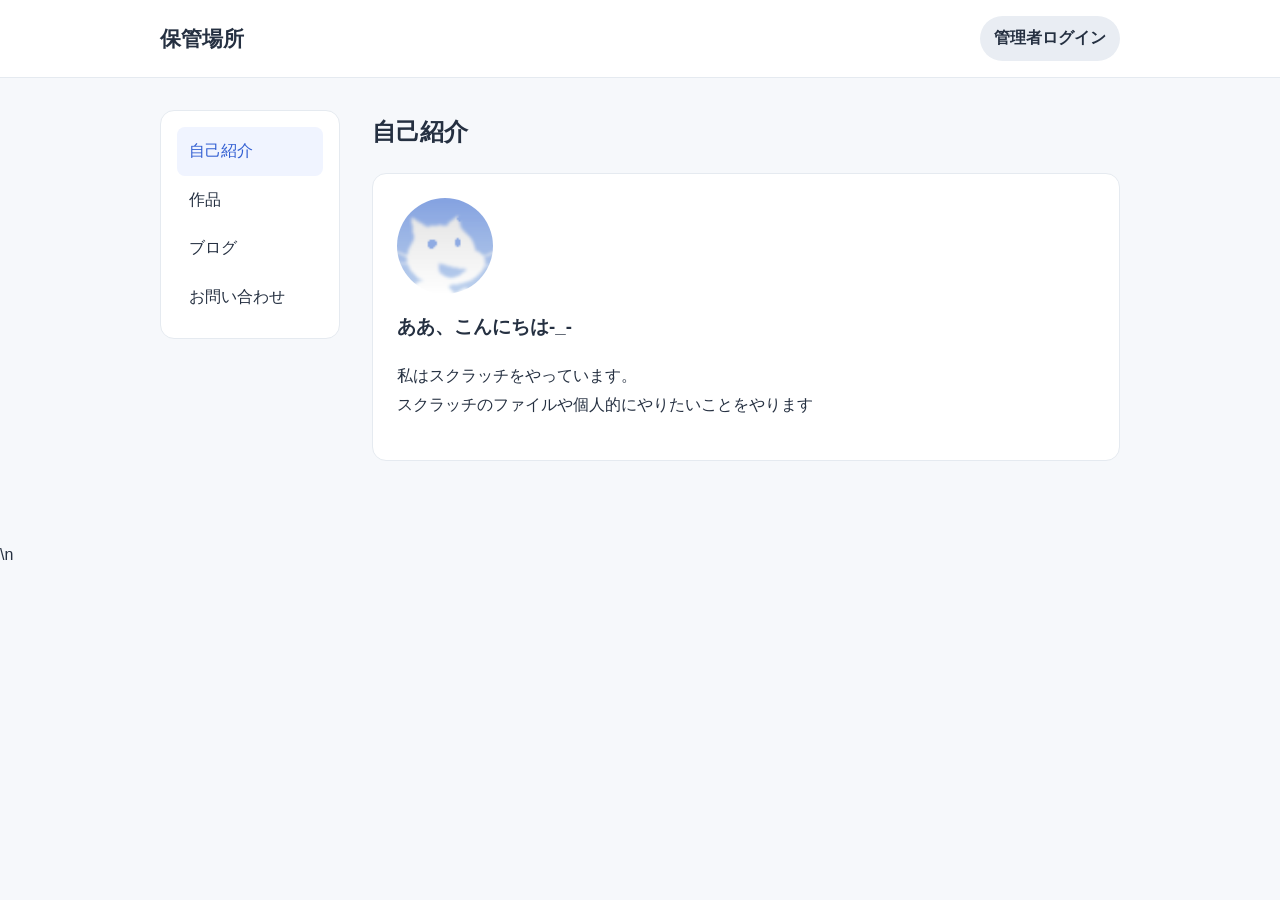
<file: tahi-mirusen.github.io-main/index.html>
<!DOCTYPE html>
<html lang="ja">
<head>
  <meta charset="UTF-8">
  <meta name="viewport" content="width=device-width, initial-scale=1">
  <meta name="robots" content="noindex, nofollow">
  <title>マイサイト</title>

  <style>
    :root {
      font-family: sans-serif;
      color: #253041;
      background: #f6f8fb;
      line-height: 1.8;
    }

    * {
      box-sizing: border-box;
    }

    body {
      margin: 0;
    }

    header {
      background: #fff;
      border-bottom: 1px solid #e5eaf0;
    }

    .wrap {
      width: min(960px, calc(100% - 32px));
      margin: auto;
    }

    .header-inner {
      display: flex;
      align-items: center;
      justify-content: space-between;
      gap: 16px;
      padding: 16px 0;
    }

    h1, h2, h3, p {
      margin-top: 0;
    }

    h1 {
      margin-bottom: 0;
      font-size: 1.3rem;
    }

    main {
      padding: 32px 0 64px;
    }

    .card {
      padding: 24px;
      margin-bottom: 16px;
      background: #fff;
      border: 1px solid #e5eaf0;
      border-radius: 14px;
    }

    .grid {
      display: grid;
      grid-template-columns: repeat(
        auto-fit,
        minmax(min(240px, 100%), 1fr)
      );
      gap: 16px;
    }

    .grid .card {
      margin-bottom: 0;
    }

    .multiline {
      white-space: pre-wrap;
      overflow-wrap: anywhere;
    }

    .profile-icon {
      display: block;
      width: 96px;
      height: 96px;
      margin-bottom: 16px;
      border-radius: 50%;
      object-fit: cover;
    }

    a {
      color: #315ed2;
      overflow-wrap: anywhere;
    }
    .admin-link {
      display:inline-flex; align-items:center; padding:8px 14px;
      border-radius:999px; background:#e9edf3; color:#253041;
      text-decoration:none; font-weight:600;
    }
    .admin-link:hover { background:#dce4f0; }

    button, input, textarea, select {
      font: inherit;
    }

    button {
      cursor: pointer;
      padding: 8px 14px;
      color: #fff;
      background: #315ed2;
      border: 0;
      border-radius: 8px;
    }

    button.secondary {
      color: #253041;
      background: #e9edf3;
    }

    button.danger {
      color: #a32f3b;
      background: #fcebed;
    }

    button:disabled {
      cursor: not-allowed;
      opacity: 0.55;
    }

    label {
      display: block;
      margin-bottom: 14px;
      font-weight: 500;
    }

    input, textarea, select {
      display: block;
      width: 100%;
      margin-top: 5px;
      padding: 9px 11px;
      color: #253041;
      background: #fff;
      border: 1px solid #cdd6e1;
      border-radius: 8px;
    }

    textarea {
      min-height: 110px;
      resize: vertical;
    }

    .actions {
      display: flex;
      flex-wrap: wrap;
      gap: 10px;
      align-items: center;
    }

    .hint {
      color: #627086;
      font-size: 0.9rem;
    }

    .status {
      min-height: 1.8em;
      color: #315ed2;
    }

    .editor-item {
      padding: 18px;
      margin-bottom: 16px;
      border: 1px solid #dce3ec;
      border-radius: 10px;
    }

    .filter-controls {
      display: grid;
      grid-template-columns: repeat(
        auto-fit,
        minmax(min(220px, 100%), 1fr)
      );
      gap: 12px;
      margin-bottom: 16px;
    }

    [hidden] {
      display: none !important;
    }

    #public-view {
      display: grid;
      grid-template-columns: 180px minmax(0, 1fr);
      gap: 32px;
      align-items: start;
    }

    .site-nav {
      position: sticky;
      top: 24px;
      padding: 16px;
      background: #fff;
      border: 1px solid #e5eaf0;
      border-radius: 14px;
    }

    .site-nav a {
      display: block;
      padding: 10px 12px;
      color: #253041;
      text-decoration: none;
      border-radius: 8px;
    }

    .site-nav a[aria-current="page"] {
      color: #315ed2;
      background: #f0f4ff;
    }

    .public-content {
      min-width: 0;
    }

    #preview-frame {
      display: block;
      width: 100%;
      max-width: 100%;
      height: 650px;
      margin: 16px auto 0;
      background: #fff;
      border: 1px solid #cdd6e1;
      border-radius: 8px;
    }

    #preview-frame.mobile {
      width: 375px;
    }

    @media (max-width: 640px) {
      #public-view {
        grid-template-columns: 1fr;
        gap: 24px;
      }

      .site-nav {
        position: static;
        display: flex;
        flex-wrap: wrap;
        gap: 4px;
      }
    }
  </style>
</head>

<body>
  <header>
    <div class="wrap header-inner">
      <h1 id="site-name">マイサイト</h1>
      <a class="admin-link" href="./admin/">管理者ログイン</a>
    </div>
  </header>

  <main class="wrap">
    <div id="public-view">
      <nav class="site-nav" aria-label="サイトメニュー">
        <a href="#about">自己紹介</a>
        <a href="#works-section">作品</a>
        <a href="#blog-section">ブログ</a>
        <a href="#contact-section">お問い合わせ</a>
      </nav>

      <div class="public-content">
        <section id="about">
          <h2>自己紹介</h2>
          <div class="card">
            <img id="profile-icon" class="profile-icon" alt="" hidden>
            <h3 id="profile-name" hidden></h3>
            <p id="profile" class="multiline"></p>
          </div>
        </section>

        <section id="works-section" hidden>
          <h2>作品</h2>
          <div class="filter-controls">
            <label>
              キーワード検索
              <input id="work-search" type="search">
            </label>
            <label>
              カテゴリ
              <select id="work-category"></select>
            </label>
          </div>
          <div id="works" class="grid"></div>
          <p id="works-empty" class="hint" hidden>
            該当する作品はありません。
          </p>
        </section>

        <section id="blog-section" hidden>
          <h2>ブログ</h2>
          <div class="filter-controls">
            <label>
              キーワード検索
              <input id="post-search" type="search">
            </label>
            <label>
              カテゴリ
              <select id="post-category"></select>
            </label>
          </div>
          <div id="posts"></div>
          <p id="posts-empty" class="hint" hidden>
            該当する記事はありません。
          </p>
        </section>

        <section id="contact-section" hidden>
          <h2>お問い合わせ</h2>
          <div id="contact" class="card"></div>
        </section>
      </div>
    </div>

    <div id="admin-view" hidden>
      <div class="actions">
        <h2>管理画面</h2>
        <button id="close-admin" class="secondary" type="button">
          サイトに戻る
        </button>
      </div>

      <div class="card">
        <h3>GitHubに接続</h3>
        <p class="hint">
          トークンは接続中のみ使用し、サイトのデータや下書きには保存しません。
        </p>

        <label>
          ユーザー名
          <input id="owner" autocomplete="off">
        </label>

        <label>
          リポジトリ名
          <input id="repo" autocomplete="off">
        </label>

        <label>
          公開に使うブランチ
          <input id="branch" value="main" autocomplete="off">
        </label>

        <label>
          GitHubのアクセストークン
          <input id="token" type="password" autocomplete="off">
        </label>

        <button id="connect" type="button">接続する</button>
      </div>

      <div id="editor" hidden>
        <div class="card">
          <h3>基本情報</h3>

          <label>
            サイト名
            <input id="edit-name">
          </label>

          <label>
            自己紹介に表示する名前
            <input id="edit-profile-name">
          </label>

          <label>
            アイコン画像のURLまたはパス
            <input id="edit-profile-icon" placeholder="例：images/icon.png">
          </label>

          <label>
            アイコン画像を選択
            <input
              id="profile-icon-file"
              type="file"
              accept="image/png,image/jpeg,image/gif,image/webp"
            >
          </label>

          <button id="upload-profile-icon" type="button">
            アイコン画像をアップロード
          </button>

          <p class="hint">
            PNG・JPEG・GIF・WebP形式、5MBまで。
          </p>

          <label>
            自己紹介
            <textarea id="edit-profile"></textarea>
          </label>
        </div>

        <div class="card">
          <h3>作品</h3>
          <div id="work-editor"></div>
          <button id="add-work" class="secondary" type="button">
            作品を追加
          </button>
        </div>

        <div class="card">
          <h3>ブログ</h3>
          <div id="post-editor"></div>
          <button id="add-post" class="secondary" type="button">
            記事を追加
          </button>
        </div>

        <div class="card">
          <h3>お問い合わせ先</h3>

          <label>
            メールアドレス
            <input id="edit-email" type="email">
          </label>

          <label>
            SNSの名前
            <input id="edit-social-name" placeholder="例：Instagram">
          </label>

          <label>
            SNSのURL
            <input id="edit-social-url" type="url" placeholder="https://">
          </label>
        </div>

        <div class="card">
          <h3>公開前のプレビュー</h3>
          <p class="hint">
            表示を確認できます。プレビュー内のメニューや検索は操作できません。
          </p>

          <label>
            表示するページ
            <select id="preview-section">
              <option value="about">自己紹介</option>
              <option value="works-section">作品</option>
              <option value="blog-section">ブログ</option>
              <option value="contact-section">お問い合わせ</option>
            </select>
          </label>

          <div class="actions">
            <button id="preview-desktop" class="secondary" type="button">
              パソコン表示
            </button>
            <button id="preview-mobile" class="secondary" type="button">
              スマホ表示
            </button>
            <button id="refresh-preview" class="secondary" type="button">
              プレビューを更新
            </button>
          </div>

          <iframe
            id="preview-frame"
            title="公開前のプレビュー"
            sandbox
          ></iframe>
        </div>

        <div class="card">
          <h3>バックアップと復元</h3>
          <p class="hint">
            文章や設定をJSONファイルに保存します。
            アップロード済みの作品ファイルや画像ファイル自体は含まれません。
          </p>

          <button id="export-backup" class="secondary" type="button">
            バックアップを保存
          </button>

          <label>
            バックアップファイルを選択
            <input id="backup-file" type="file" accept=".json,application/json">
          </label>

          <button id="import-backup" class="secondary" type="button">
            バックアップを読み込む
          </button>
        </div>

        <div class="card">
          <h3>保存と公開</h3>
          <p class="hint">
            編集内容はこのブラウザーに下書きとして保存されます。
            サイトへの公開には、下のボタンを押してください。
          </p>

          <div class="actions">
            <button id="save" type="button">変更を保存して公開</button>
            <button id="discard-draft" class="danger" type="button">
              下書きを破棄
            </button>
          </div>

          <p id="draft-status" class="hint" role="status"></p>
        </div>
      </div>

      <p id="status" class="status" role="status"></p>
    </div>
  </main>


  <script src="./analytics-config.js"></script>\n  <script>
    const $ = (id) => document.getElementById(id);
    const initialData = {
      siteName: "マイサイト", profile: "", profileName: "", profileIcon: "",
      works: [], posts: [], contact: { email: "", socialName: "", socialUrl: "" }
    };
    let data = initialData;

    function safeUrl(value) {
      try {
        const url = new URL(value, location.href);
        return ["https:", "http:"].includes(url.protocol) ? url.href : null;
      } catch { return null; }
    }
    function node(tag, text, cls) {
      const el = document.createElement(tag);
      if (text !== undefined) el.textContent = String(text);
      if (cls) el.className = cls;
      return el;
    }
    function link(parent, href, text) {
      const url = safeUrl(href);
      if (!url) return;
      const a = node("a", text); a.href = url; a.target = "_blank";
      a.rel = "noopener noreferrer"; parent.append(a);
    }
    function categories(select, items) {
      const values = [...new Set(items.map(x => String(x.category || "").trim()).filter(Boolean))].sort();
      select.replaceChildren();
      const all = node("option", "すべて"); all.value = ""; select.append(all);
      values.forEach(v => { const o=node("option",v); o.value=v; select.append(o); });
    }
    function matches(item, q, cat, keys) {
      if (cat && String(item.category || "") !== cat) return false;
      return keys.map(k => String(item[k] || "")).join(" ").toLowerCase().includes(q.trim().toLowerCase());
    }
    function render() {
      document.title = data.siteName || "マイサイト";
      $("site-name").textContent = data.siteName || "マイサイト";
      $("profile").textContent = data.profile || "";
      $("profile-name").textContent = data.profileName || "";
      $("profile-name").hidden = !data.profileName;
      const icon = safeUrl(data.profileIcon || "");
      if (icon) { $("profile-icon").src=icon; $("profile-icon").hidden=false; }
      else { $("profile-icon").hidden=true; $("profile-icon").removeAttribute("src"); }

      const works = Array.isArray(data.works) ? data.works : [];
      const posts = Array.isArray(data.posts) ? data.posts : [];
      $("works-section").hidden = !works.length;
      $("blog-section").hidden = !posts.length;
      categories($("work-category"), works); categories($("post-category"), posts);

      function drawWorks() {
        const box=$("works"); box.replaceChildren();
        const items=works.filter(x=>matches(x,$("work-search").value,$("work-category").value,["title","description","category"]));
        items.forEach(w=>{
          const card=node("article",undefined,"card"); card.append(node("h3",w.title||"無題"));
          if(w.category) card.append(node("p",w.category,"hint"));
          card.append(node("p",w.description||"","multiline")); link(card,w.file,"ファイルを開く・ダウンロード"); box.append(card);
        });
        $("works-empty").hidden=items.length>0;
      }
      function drawPosts() {
        const box=$("posts"); box.replaceChildren();
        const items=posts.filter(x=>matches(x,$("post-search").value,$("post-category").value,["title","body","category"]));
        items.forEach(p=>{
          const card=node("article",undefined,"card"); card.append(node("h3",p.title||"無題"));
          if(p.date) card.append(node("p",p.date,"hint"));
          if(p.category) card.append(node("p",p.category,"hint"));
          card.append(node("p",p.body||"","multiline")); box.append(card);
        });
        $("posts-empty").hidden=items.length>0;
      }
      drawWorks(); drawPosts();

      const contact=$("contact"); contact.replaceChildren();
      const email=String(data.contact?.email||"").trim();
      if(email && /^[^\s@]+@[^\s@]+\.[^\s@]+$/.test(email)) {
        const p=node("p"); const a=node("a",email); a.href="mailto:"+email; p.append("メール：",a); contact.append(p);
      }
      if(data.contact?.socialUrl) { const p=node("p"); link(p,data.contact.socialUrl,data.contact.socialName||"SNSを開く"); contact.append(p); }
      if(!contact.hasChildNodes()) contact.append(node("p","お問い合わせ先はまだ登録されていません。"));
    }
    function showSection(id) {
      const ids=["about","works-section","blog-section","contact-section"];
      const selected=ids.includes(id)?id:"about";
      ids.forEach(x=>$(x).hidden=x!==selected);
      document.querySelectorAll(".site-nav a").forEach(a=>{
        if(a.getAttribute("href")==="#"+selected) a.setAttribute("aria-current","page");
        else a.removeAttribute("aria-current");
      });
    }
    $("work-search").addEventListener("input",render);
    $("work-category").addEventListener("change",render);
    $("post-search").addEventListener("input",render);
    $("post-category").addEventListener("change",render);
    window.addEventListener("hashchange",()=>showSection(location.hash.slice(1)));
    async function load() {
      try {
        const r=await fetch("./site-data.json",{cache:"no-store"});
        if(r.ok) {
          const v=await r.json();
          data={...initialData,...v,contact:{...initialData.contact,...(v.contact||{})}};
        }
      } catch(e) { console.warn("サイトデータを読み込めませんでした",e); }
      render(); showSection(location.hash.slice(1));
      // Optional privacy-friendly aggregate counter. No cookies or personal identifiers.
      const api=window.SITE_ANALYTICS_ENDPOINT;
      if(api) fetch(api.replace(/\/$/,"")+"/api/analytics/event",{method:"POST",headers:{"Content-Type":"application/json"},body:JSON.stringify({path:location.pathname}),keepalive:true}).catch(()=>{});
    }
    load();
  </script>
</body>
</html>
</file>
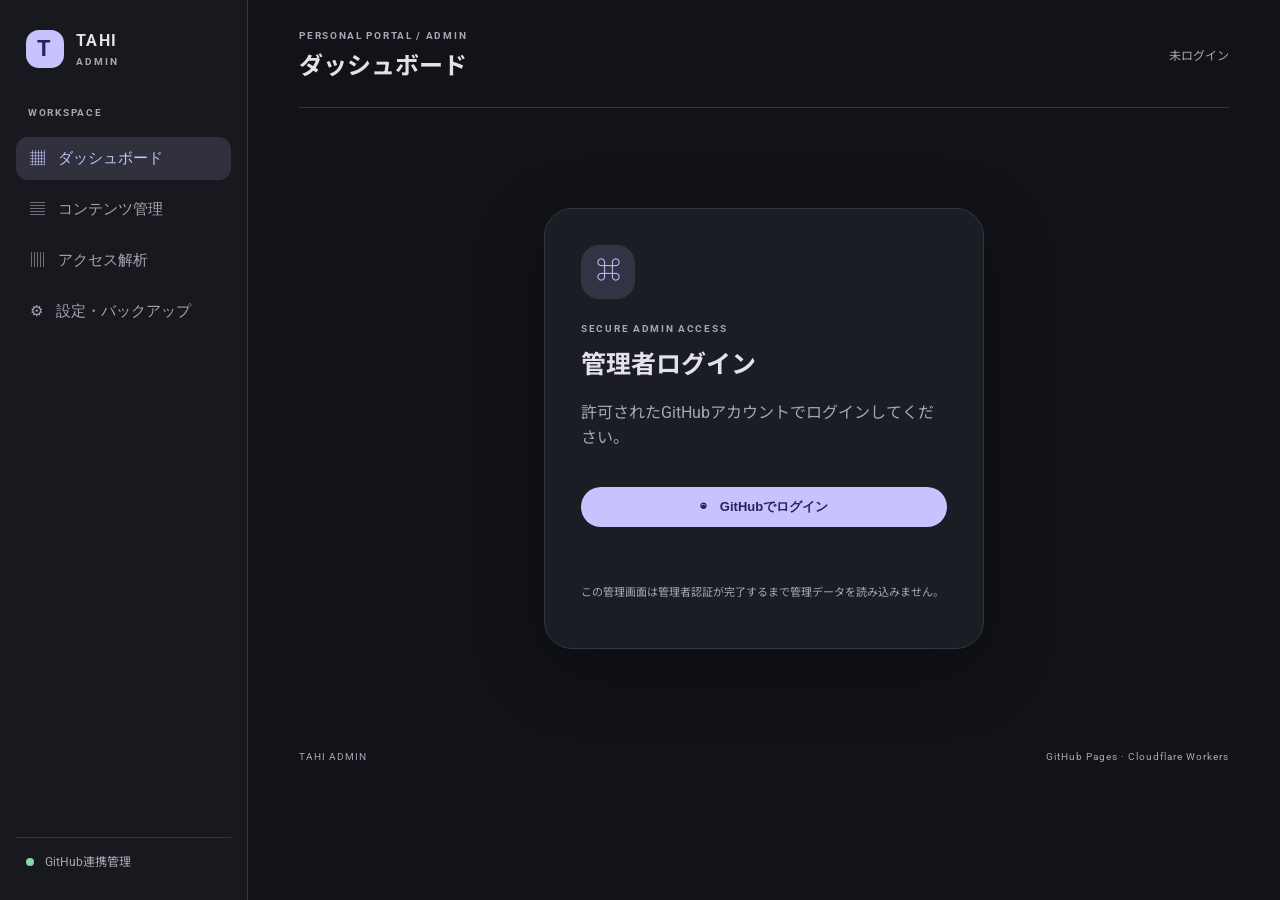
<file: tahi-mirusen.github.io-main/admin/index.html>
<!doctype html>
<html lang="ja">
<head>
<meta charset="utf-8"><meta name="viewport" content="width=device-width,initial-scale=1">
<meta name="robots" content="noindex,nofollow">
<title>Tahi Admin</title>
<link rel="stylesheet" href="./assets/admin.css">
</head>
<body>
<div class="shell">
  <aside class="sidebar">
    <a class="brand" href="./"><span class="brandmark">T</span><span>TAHI <small>ADMIN</small></span></a>
    <div class="navlabel">WORKSPACE</div>
    <button class="nav active" data-view="dashboard">▦ <span>ダッシュボード</span></button>
    <button class="nav" data-view="content">▤ <span>コンテンツ管理</span></button>
    <button class="nav" data-view="analytics">▥ <span>アクセス解析</span></button>
    <button class="nav" data-view="settings">⚙ <span>設定・バックアップ</span></button>
    <div class="sidebottom"><span class="dot"></span> GitHub連携管理</div>
  </aside>
  <main class="main">
    <header class="topbar"><div><div class="eyebrow">PERSONAL PORTAL / ADMIN</div><h1 id="page-title">ダッシュボード</h1></div>
      <div class="topactions"><span id="whoami" class="who">未ログイン</span><button id="logout" class="btn ghost" hidden>ログアウト</button></div>
    </header>
    <section id="login-panel" class="login-wrap">
      <div class="login-card">
        <div class="login-icon">⌘</div><p class="eyebrow">SECURE ADMIN ACCESS</p>
        <h2>管理者ログイン</h2>
        <p class="muted">許可されたGitHubアカウントでログインしてください。</p>
        <button id="login" class="btn primary wide">◉　GitHubでログイン</button>
        <p id="login-message" class="message"></p>
        <p class="tiny">この管理画面は管理者認証が完了するまで管理データを読み込みません。</p>
      </div>
    </section>
    <section id="app" hidden>
      <div id="dashboard" class="view">
        <div class="welcome"><div><p class="eyebrow">OVERVIEW</p><h2>おかえりなさい</h2><p class="muted">サイトの状態をまとめて確認できます。</p></div><div class="welcome-icon">✦</div></div>
        <div class="stats">
          <article class="stat"><span>公開作品</span><strong id="work-count">—</strong><small>site-data.json</small></article>
          <article class="stat"><span>ブログ記事</span><strong id="post-count">—</strong><small>site-data.json</small></article>
          <article class="stat"><span>今日のPV</span><strong id="today-pv">—</strong><small>集計イベント</small></article>
          <article class="stat"><span>累計PV</span><strong id="total-pv">—</strong><small>集計イベント</small></article>
        </div>
        <div class="panel"><div class="panelhead"><div><h3>クイックアクション</h3><p class="muted">よく使う管理機能</p></div></div>
          <div class="quickgrid"><button class="quick" data-go="content"><b>＋</b><span>作品・記事を編集</span><small>追加・変更・削除</small></button><button class="quick" data-go="analytics"><b>▥</b><span>アクセス解析</span><small>日別PVを確認</small></button><button class="quick" data-go="settings"><b>⇧</b><span>バックアップ</span><small>JSONを保存・復元</small></button></div>
        </div>
        <div class="panel"><h3>システム状態</h3><div class="statusrow"><span>GitHub API</span><b class="ok" id="github-status">確認中</b></div><div class="statusrow"><span>管理者認証</span><b class="ok">認証済み</b></div><div class="statusrow"><span>公開データ</span><b id="data-status">読み込み中</b></div></div>
      </div>
      <div id="content" class="view" hidden>
        <div class="panel">
          <div class="panelhead"><div><h3>サイトデータ編集</h3><p class="muted">既存の site-data.json を編集します。JSON形式で保存されます。</p></div><span class="chip">JSON CMS</span></div>
          <div class="toolbar"><button id="reload-data" class="btn ghost">再読み込み</button><button id="format-json" class="btn ghost">整形</button><button id="save-data" class="btn primary">変更をGitHubに保存</button></div>
          <label class="field">site-data.json<textarea id="json-editor" spellcheck="false"></textarea></label>
          <p id="content-message" class="message"></p>
          <div class="hintbox">編集対象：siteName / profile / profileName / profileIcon / works[] / posts[] / contact。作品は works 配列、ブログは posts 配列に追加できます。</div>
        </div>
        <div class="panel"><h3>簡易追加ツール</h3><p class="muted">フォームから作品・記事の雛形を追加して、上のJSONエディターで内容を調整できます。</p>
          <div class="two"><div><h4>作品を追加</h4><label class="field">タイトル<input id="new-work-title"></label><label class="field">カテゴリ<input id="new-work-category"></label><button id="add-work" class="btn secondary">作品を追加</button></div>
          <div><h4>ブログ記事を追加</h4><label class="field">タイトル<input id="new-post-title"></label><label class="field">カテゴリ<input id="new-post-category"></label><button id="add-post" class="btn secondary">記事を追加</button></div></div>
        </div>
      </div>
      <div id="analytics" class="view" hidden>
        <div class="panel"><div class="panelhead"><div><h3>アクセス解析</h3><p class="muted">Cookieや個人識別子を使わない簡易PV集計です。</p></div><button id="refresh-analytics" class="btn ghost">更新</button></div>
          <div class="stats compact"><article class="stat"><span>今日のPV</span><strong id="a-today">—</strong></article><article class="stat"><span>過去7日</span><strong id="a-week">—</strong></article><article class="stat"><span>累計PV</span><strong id="a-total">—</strong></article></div>
          <div id="analytics-list" class="bars"></div><p id="analytics-message" class="message"></p>
        </div>
      </div>
      <div id="settings" class="view" hidden>
        <div class="panel"><h3>バックアップ・復元</h3><p class="muted">現在のサイトデータをJSONファイルとして保存できます。</p><div class="toolbar"><button id="backup" class="btn secondary">JSONバックアップをダウンロード</button><label class="btn ghost filebtn">バックアップを読み込む<input id="restore" type="file" accept=".json,application/json"></label></div><p id="settings-message" class="message"></p></div>
        <div class="panel"><h3>管理システム情報</h3><div class="statusrow"><span>公開リポジトリ</span><b>tahi-mirusen/tahi-mirusen.github.io</b></div><div class="statusrow"><span>ブランチ</span><b>main</b></div><div class="statusrow"><span>データファイル</span><b>site-data.json</b></div><div class="statusrow"><span>認証</span><b>GitHub OAuth + Worker</b></div></div>
      </div>
    </section>
    <footer>TAHI ADMIN <span>GitHub Pages · Cloudflare Workers</span></footer>
  </main>
</div>
<script src="./config.js"></script><script src="./assets/admin.js"></script>
</body></html>
</file>
<file: tahi-mirusen.github.io-main/admin/assets/admin.css>
@import url('https://fonts.googleapis.com/css2?family=Roboto:wght@400;500;700&family=Noto+Sans+JP:wght@400;500;700&display=swap');
:root{color-scheme:dark;--bg:#111318;--surface:#1b1d24;--surface2:#242731;--line:#343743;--text:#e5e1e9;--muted:#a9a6b1;--primary:#c6c3ff;--onprimary:#27245d;--green:#8bd5a7;--red:#ffb4ab}
*{box-sizing:border-box}body{margin:0;background:var(--bg);color:var(--text);font-family:Roboto,'Noto Sans JP',sans-serif;line-height:1.55}.shell{min-height:100vh;display:grid;grid-template-columns:248px 1fr}.sidebar{background:#17191f;border-right:1px solid var(--line);padding:24px 16px;display:flex;flex-direction:column;gap:8px}.brand{display:flex;align-items:center;gap:12px;color:var(--text);text-decoration:none;font-weight:700;letter-spacing:.08em;padding:5px 10px 28px}.brand small{display:block;color:var(--muted);font-size:10px;letter-spacing:.2em}.brandmark{width:38px;height:38px;display:grid;place-items:center;border-radius:13px;background:var(--primary);color:var(--onprimary);font-size:22px}.navlabel,.eyebrow{font-size:10px;letter-spacing:.17em;color:var(--muted);font-weight:700}.navlabel{padding:0 12px 8px}.nav{border:0;background:transparent;color:var(--muted);text-align:left;padding:12px 14px;border-radius:12px;font-size:15px;display:flex;gap:13px;align-items:center;cursor:pointer}.nav.active,.nav:hover{background:#30313d;color:var(--primary)}.sidebottom{margin-top:auto;padding:15px 10px 4px;border-top:1px solid var(--line);color:var(--muted);font-size:12px}.dot{display:inline-block;width:8px;height:8px;border-radius:50%;background:var(--green);margin-right:8px}.main{padding:28px clamp(18px,4vw,56px);max-width:1440px;width:100%;margin:0 auto}.topbar{display:flex;align-items:center;justify-content:space-between;border-bottom:1px solid var(--line);padding-bottom:22px;margin-bottom:28px}.topbar h1{font-size:24px;margin:4px 0 0}.topactions{display:flex;align-items:center;gap:12px}.who{font-size:12px;color:var(--muted)}.btn{border:0;border-radius:999px;padding:11px 18px;font-weight:700;cursor:pointer;font-size:13px}.primary{background:var(--primary);color:var(--onprimary)}.secondary{background:#353744;color:var(--text)}.ghost{background:transparent;border:1px solid var(--line);color:var(--text)}.wide{width:100%;margin-top:20px}.login-wrap{min-height:65vh;display:grid;place-items:center}.login-card{width:min(440px,100%);background:var(--surface);border:1px solid var(--line);border-radius:28px;padding:36px;box-shadow:0 20px 70px #0005}.login-icon{width:54px;height:54px;display:grid;place-items:center;background:#343343;color:var(--primary);border-radius:18px;font-size:25px;margin-bottom:22px}.login-card h2{font-size:25px;margin:7px 0}.muted,.tiny{color:var(--muted)}.tiny{font-size:11px;margin-top:22px}.message{min-height:22px;color:var(--primary);font-size:13px}.welcome{background:linear-gradient(120deg,#29283b,#222531);border:1px solid #454357;border-radius:24px;padding:26px 30px;display:flex;justify-content:space-between;align-items:center;margin-bottom:20px}.welcome h2{font-size:26px;margin:5px 0}.welcome p{margin:0}.welcome-icon{font-size:56px;color:var(--primary);padding:0 18px}.stats{display:grid;grid-template-columns:repeat(4,minmax(0,1fr));gap:14px;margin-bottom:20px}.stat,.panel{background:var(--surface);border:1px solid var(--line);border-radius:20px;padding:20px}.stat span,.stat small{display:block;color:var(--muted);font-size:12px}.stat strong{display:block;font-size:30px;margin:7px 0}.panel{margin-bottom:18px}.panel h3{margin:0 0 14px;font-size:17px}.panelhead{display:flex;justify-content:space-between;align-items:center;gap:15px;margin-bottom:18px}.panelhead h3{margin:0}.panelhead p{margin:3px 0 0;font-size:12px}.quickgrid{display:grid;grid-template-columns:repeat(3,1fr);gap:12px}.quick{background:var(--surface2);border:1px solid var(--line);border-radius:16px;color:var(--text);padding:18px;text-align:left;cursor:pointer}.quick b{display:block;font-size:24px;color:var(--primary);margin-bottom:8px}.quick span,.quick small{display:block}.quick small{color:var(--muted);margin-top:4px}.statusrow{display:flex;justify-content:space-between;gap:15px;padding:12px 0;border-bottom:1px solid var(--line);font-size:13px}.statusrow:last-child{border:0}.ok{color:var(--green)}.chip{border:1px solid var(--line);border-radius:30px;padding:5px 10px;color:var(--primary);font-size:11px}.toolbar{display:flex;flex-wrap:wrap;gap:9px;margin-bottom:16px}.field{display:block;font-size:13px;color:var(--muted);margin:14px 0}.field input,.field textarea{display:block;width:100%;margin-top:7px;background:#111319;color:var(--text);border:1px solid var(--line);border-radius:12px;padding:12px;font:inherit}.field textarea{min-height:420px;resize:vertical;font-family:ui-monospace,monospace;font-size:12px;line-height:1.6}.hintbox{background:#252638;border-radius:12px;padding:13px;color:var(--muted);font-size:12px}.two{display:grid;grid-template-columns:1fr 1fr;gap:22px}.two h4{margin:8px 0}.compact{grid-template-columns:repeat(3,1fr)}.bars{display:flex;flex-direction:column;gap:9px;margin-top:20px}.barrow{display:grid;grid-template-columns:110px 1fr 50px;gap:10px;align-items:center;font-size:12px}.bartrack{height:10px;background:#30323c;border-radius:20px;overflow:hidden}.barfill{height:100%;background:var(--primary);border-radius:20px}.filebtn{display:inline-flex;align-items:center;cursor:pointer}.filebtn input{display:none}footer{padding:28px 0 8px;color:var(--muted);font-size:10px;letter-spacing:.1em;display:flex;justify-content:space-between} [hidden]{display:none!important}
@media(max-width:850px){.shell{grid-template-columns:1fr}.sidebar{position:sticky;top:0;z-index:5;flex-direction:row;align-items:center;padding:9px 12px;overflow-x:auto;border-right:0;border-bottom:1px solid var(--line)}.brand{padding:0 8px;flex-shrink:0}.brandmark{width:32px;height:32px}.brand small,.navlabel,.sidebottom{display:none}.nav{white-space:nowrap;padding:9px 11px;font-size:12px}.main{padding:20px 15px}.stats{grid-template-columns:repeat(2,1fr)}.quickgrid{grid-template-columns:1fr}.topbar h1{font-size:20px}.who{display:none}}
@media(max-width:520px){.two{grid-template-columns:1fr}.welcome{padding:20px}.welcome-icon{font-size:38px;padding:0}.stat{padding:15px}.stat strong{font-size:25px}.login-card{padding:25px}.barrow{grid-template-columns:75px 1fr 35px}}
</file>
